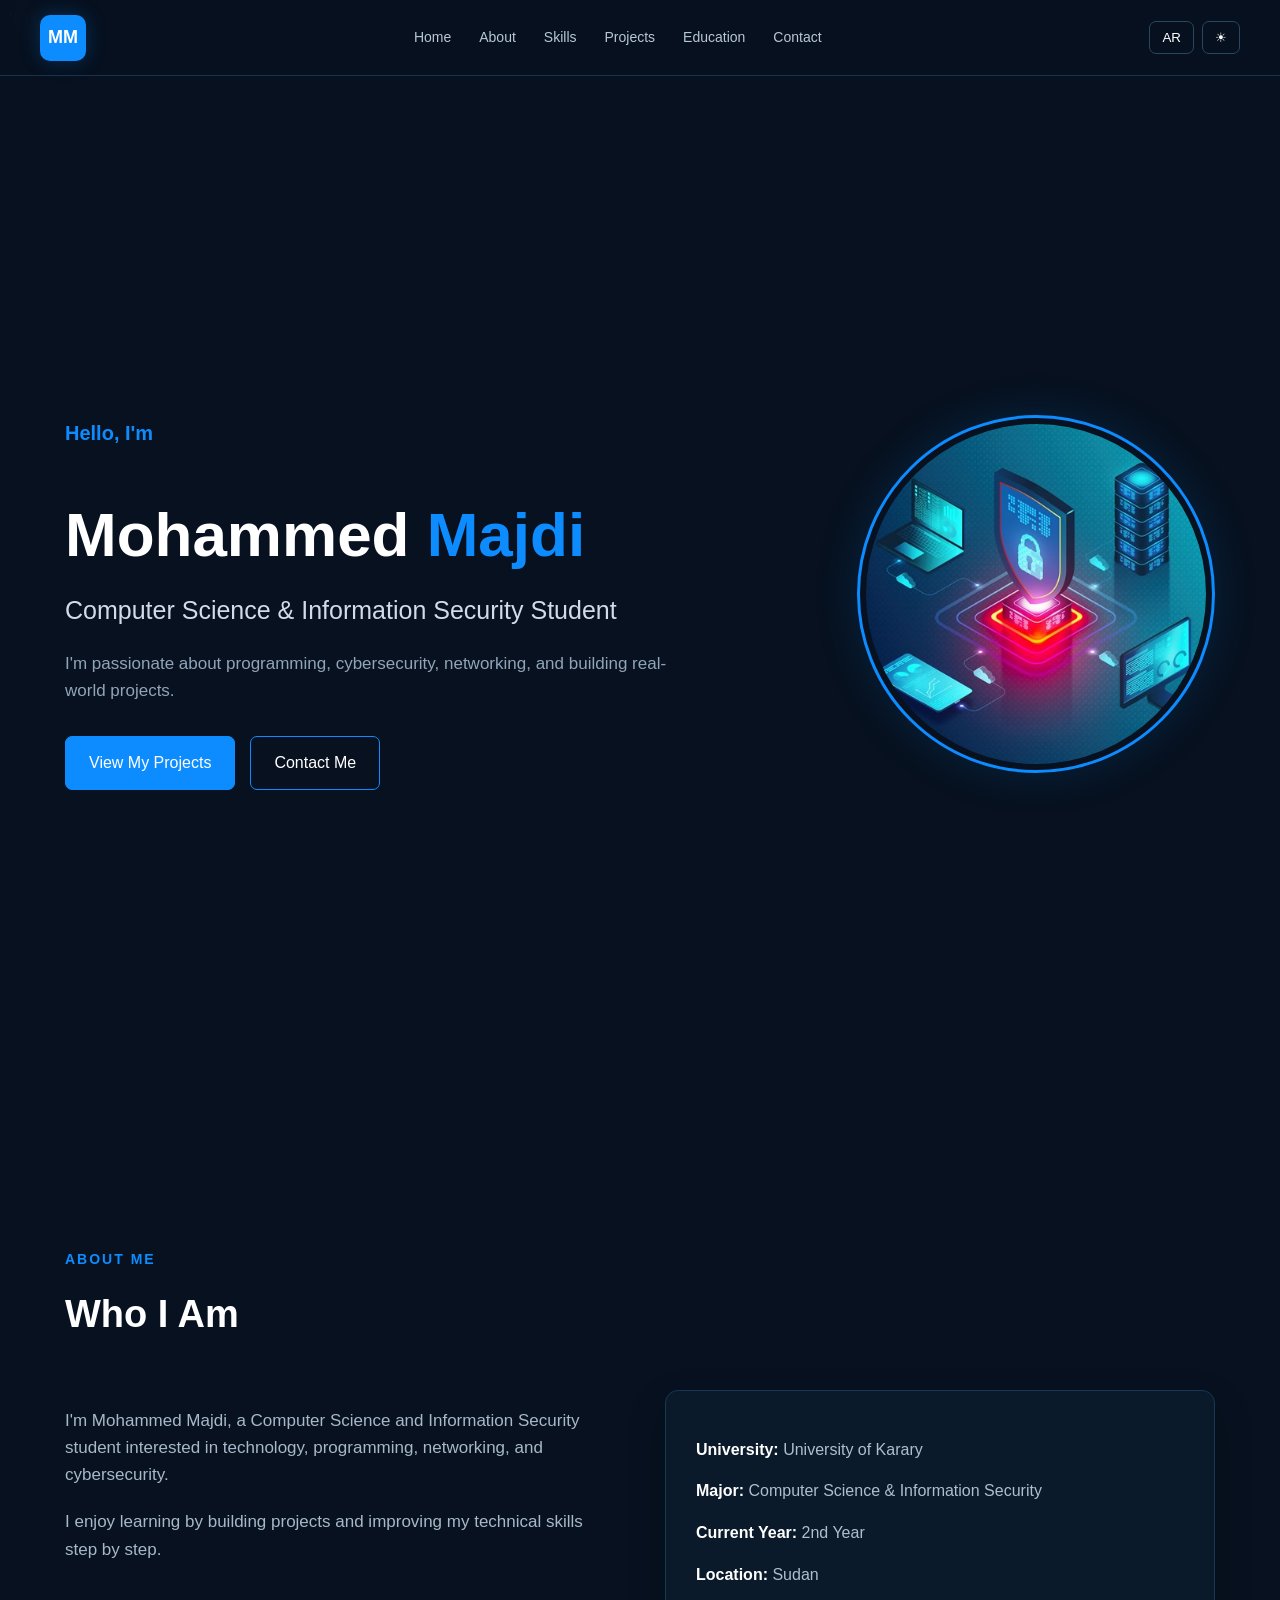
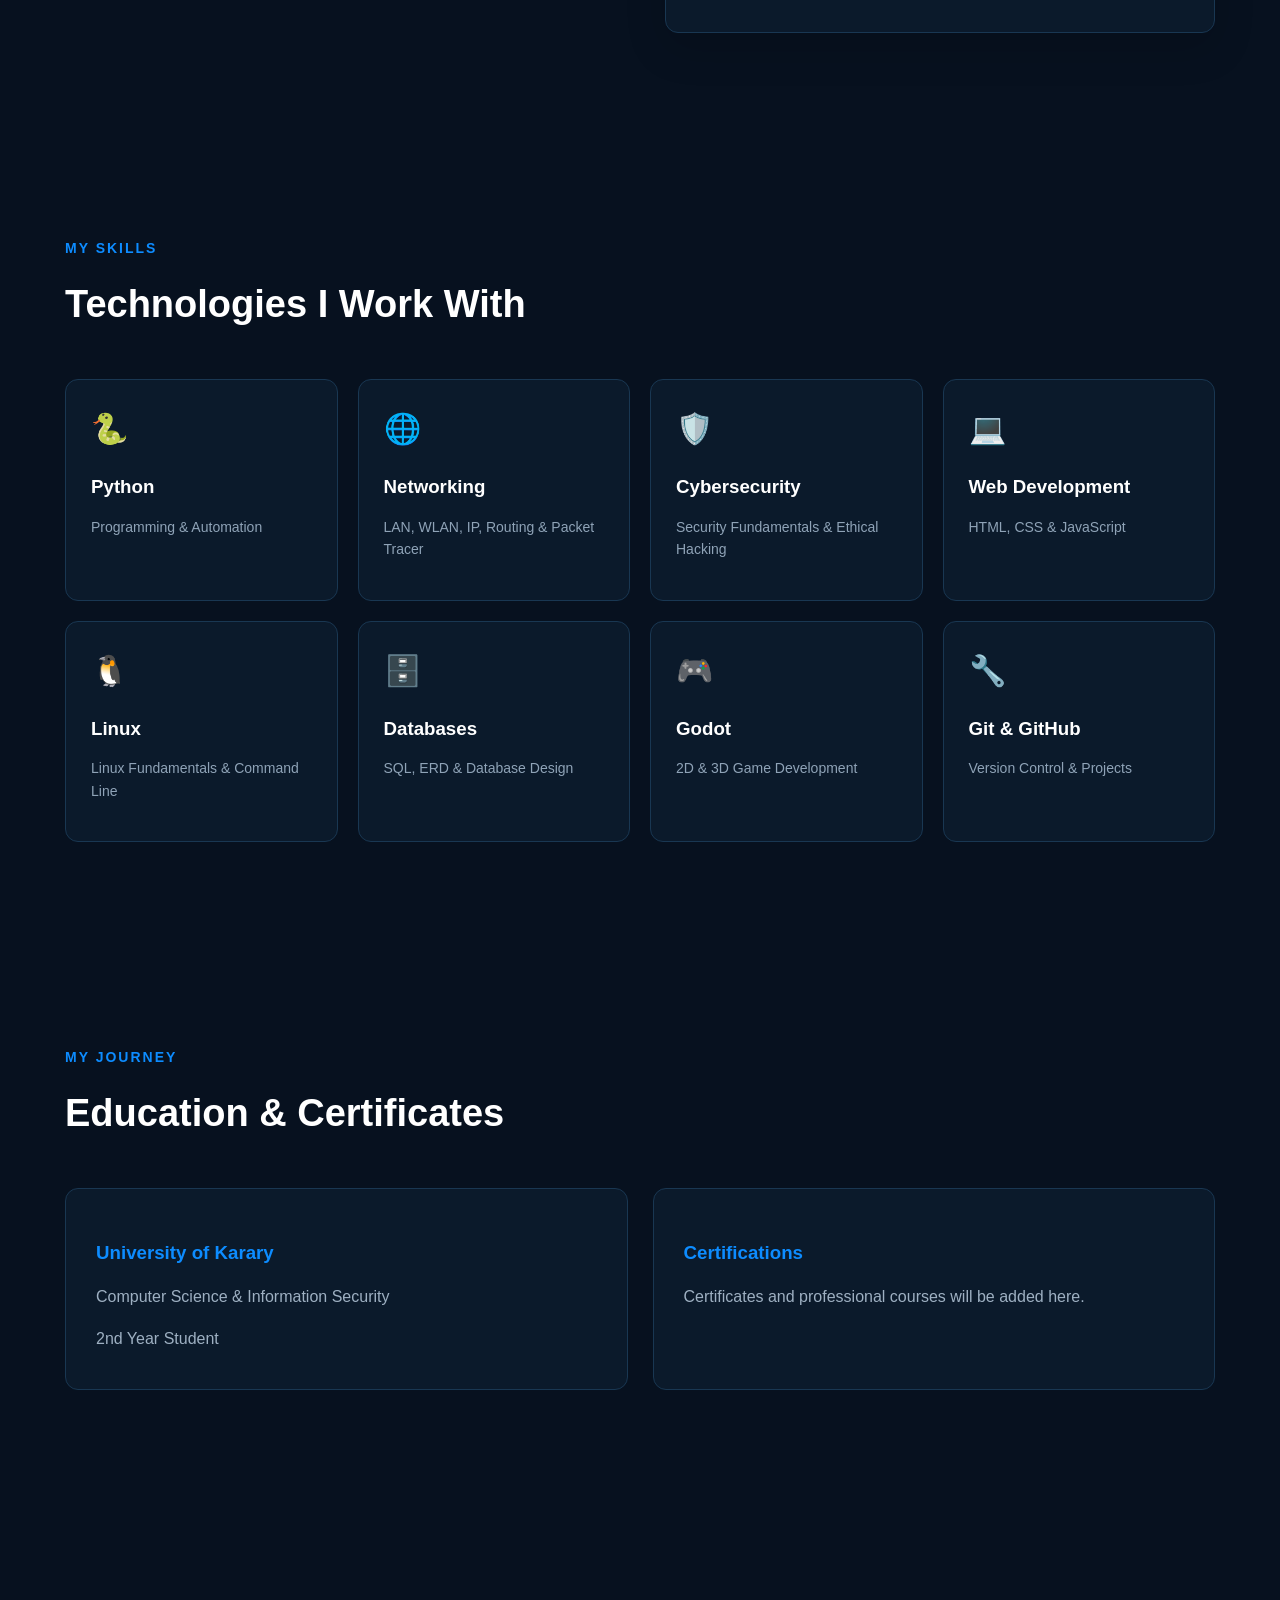
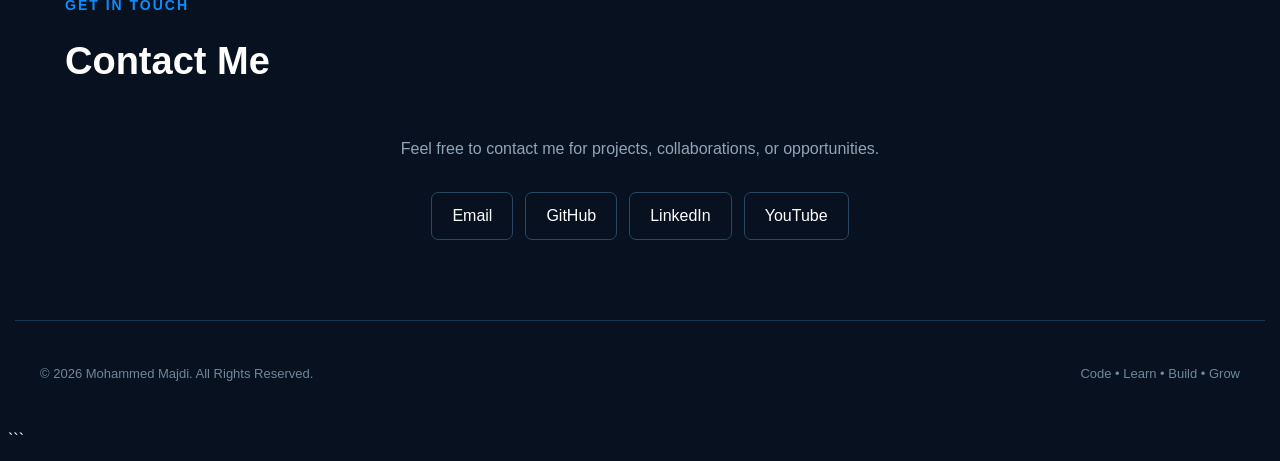
<file: index.html>
```html
<!DOCTYPE html>
<html lang="en">

<head>
    <meta charset="UTF-8">
    <meta name="viewport" content="width=device-width, initial-scale=1.0">

    <title>Mohammed Majdi | Portfolio</title>

    <meta name="description"
        content="Mohammed Majdi - Computer Science and Information Security Student">

    <link rel="stylesheet" href="style.css">
</head>

<body>

    <!-- Header -->

    <header>

        <nav>

            <a href="index.html" class="logo">
                MM
            </a>

            <div class="nav-links">

                <a href="index.html">Home</a>

                <a href="#about">About</a>

                <a href="#skills">Skills</a>

                <a href="projects.html">Projects</a>

                <a href="#education">Education</a>

                <a href="#contact">Contact</a>

            </div>

            <div class="nav-actions">

                <button id="language-btn">
                    AR
                </button>

                <button id="theme-btn">
                    ☀
                </button>
                <button id="menu-btn" class="menu-btn">
                   ☰
                </button>

            </div>

        </nav>

    </header>


    <!-- Main -->

    <main>


        <!-- Home -->

        <section id="home">

            <div class="hero-content">

                <p>
                    Hello, I'm
                </p>

                <h1>
                    Mohammed <span>Majdi</span>
                </h1>

                <h2>
                    Computer Science & Information Security Student
                </h2>

                <p>
                    I'm passionate about programming, cybersecurity,
                    networking, and building real-world projects.
                </p>

                <div class="hero-buttons">

                    <a href="projects.html">
                        View My Projects
                    </a>

                    <a href="#contact">
                        Contact Me
                    </a>

                </div>

            </div>


            <div class="hero-image">

                <img
                    src="imagesprofile.jpg"
                    alt="Mohammed Majdi">

            </div>

        </section>


        <!-- About -->

        <section id="about">

            <div class="section-title">

                <p>
                    About Me
                </p>

                <h2>
                    Who I Am
                </h2>

            </div>


            <div class="about-content">

                <div class="about-text">

                    <p>
                        I'm Mohammed Majdi, a Computer Science and
                        Information Security student interested in
                        technology, programming, networking, and
                        cybersecurity.
                    </p>

                    <p>
                        I enjoy learning by building projects and
                        improving my technical skills step by step.
                    </p>

                </div>


                <div class="about-info">

                    <p>
                        <strong>University:</strong>
                        University of Karary
                    </p>

                    <p>
                        <strong>Major:</strong>
                        Computer Science & Information Security
                    </p>

                    <p>
                        <strong>Current Year:</strong>
                        2nd Year
                    </p>

                    <p>
                        <strong>Location:</strong>
                        Sudan
                    </p>

                </div>

            </div>

        </section>


        <!-- Skills -->

        <section id="skills">

            <div class="section-title">

                <p>
                    My Skills
                </p>

                <h2>
                    Technologies I Work With
                </h2>

            </div>


            <div class="skills-container">


                <article class="skill-card">

                    <div class="skill-icon">
                        🐍
                    </div>

                    <h3>
                        Python
                    </h3>

                    <p>
                        Programming & Automation
                    </p>

                </article>


                <article class="skill-card">

                    <div class="skill-icon">
                        🌐
                    </div>

                    <h3>
                        Networking
                    </h3>

                    <p>
                        LAN, WLAN, IP, Routing & Packet Tracer
                    </p>

                </article>


                <article class="skill-card">

                    <div class="skill-icon">
                        🛡️
                    </div>

                    <h3>
                        Cybersecurity
                    </h3>

                    <p>
                        Security Fundamentals & Ethical Hacking
                    </p>

                </article>


                <article class="skill-card">

                    <div class="skill-icon">
                        💻
                    </div>

                    <h3>
                        Web Development
                    </h3>

                    <p>
                        HTML, CSS & JavaScript
                    </p>

                </article>


                <article class="skill-card">

                    <div class="skill-icon">
                        🐧
                    </div>

                    <h3>
                        Linux
                    </h3>

                    <p>
                        Linux Fundamentals & Command Line
                    </p>

                </article>


                <article class="skill-card">

                    <div class="skill-icon">
                        🗄️
                    </div>

                    <h3>
                        Databases
                    </h3>

                    <p>
                        SQL, ERD & Database Design
                    </p>

                </article>


                <article class="skill-card">

                    <div class="skill-icon">
                        🎮
                    </div>

                    <h3>
                        Godot
                    </h3>

                    <p>
                        2D & 3D Game Development
                    </p>

                </article>


                <article class="skill-card">

                    <div class="skill-icon">
                        🔧
                    </div>

                    <h3>
                        Git & GitHub
                    </h3>

                    <p>
                        Version Control & Projects
                    </p>

                </article>

            </div>

        </section>


        <!-- Education -->

        <section id="education">

            <div class="section-title">

                <p>
                    My Journey
                </p>

                <h2>
                    Education & Certificates
                </h2>

            </div>


            <div class="education-container">

                <article class="education-card">

                    <h3>
                        University of Karary
                    </h3>

                    <p>
                        Computer Science & Information Security
                    </p>

                    <p>
                        2nd Year Student
                    </p>

                </article>


                <article class="education-card">

                    <h3>
                        Certifications
                    </h3>

                    <p>
                        Certificates and professional courses
                        will be added here.
                    </p>

                </article>

            </div>

        </section>


        <!-- Contact -->

        <section id="contact">

            <div class="section-title">

                <p>
                    Get In Touch
                </p>

                <h2>
                    Contact Me
                </h2>

            </div>


            <div class="contact-content">

                <p>
                    Feel free to contact me for projects,
                    collaborations, or opportunities.
                </p>


                <div class="contact-links">

                    <a href="mailto:your-email@example.com">
                        Email
                    </a>

                    <a href="#" target="_blank">
                        GitHub
                    </a>

                    <a href="#" target="_blank">
                        LinkedIn
                    </a>

                    <a href="#" target="_blank">
                        YouTube
                    </a>

                </div>

            </div>

        </section>

    </main>


    <!-- Footer -->

    <footer>

        <p>
            © 2026 Mohammed Majdi. All Rights Reserved.
        </p>

        <p>
            Code • Learn • Build • Grow
        </p>

    </footer>


    <script src="script.js"></script>

</body>

</html>
```
</file>
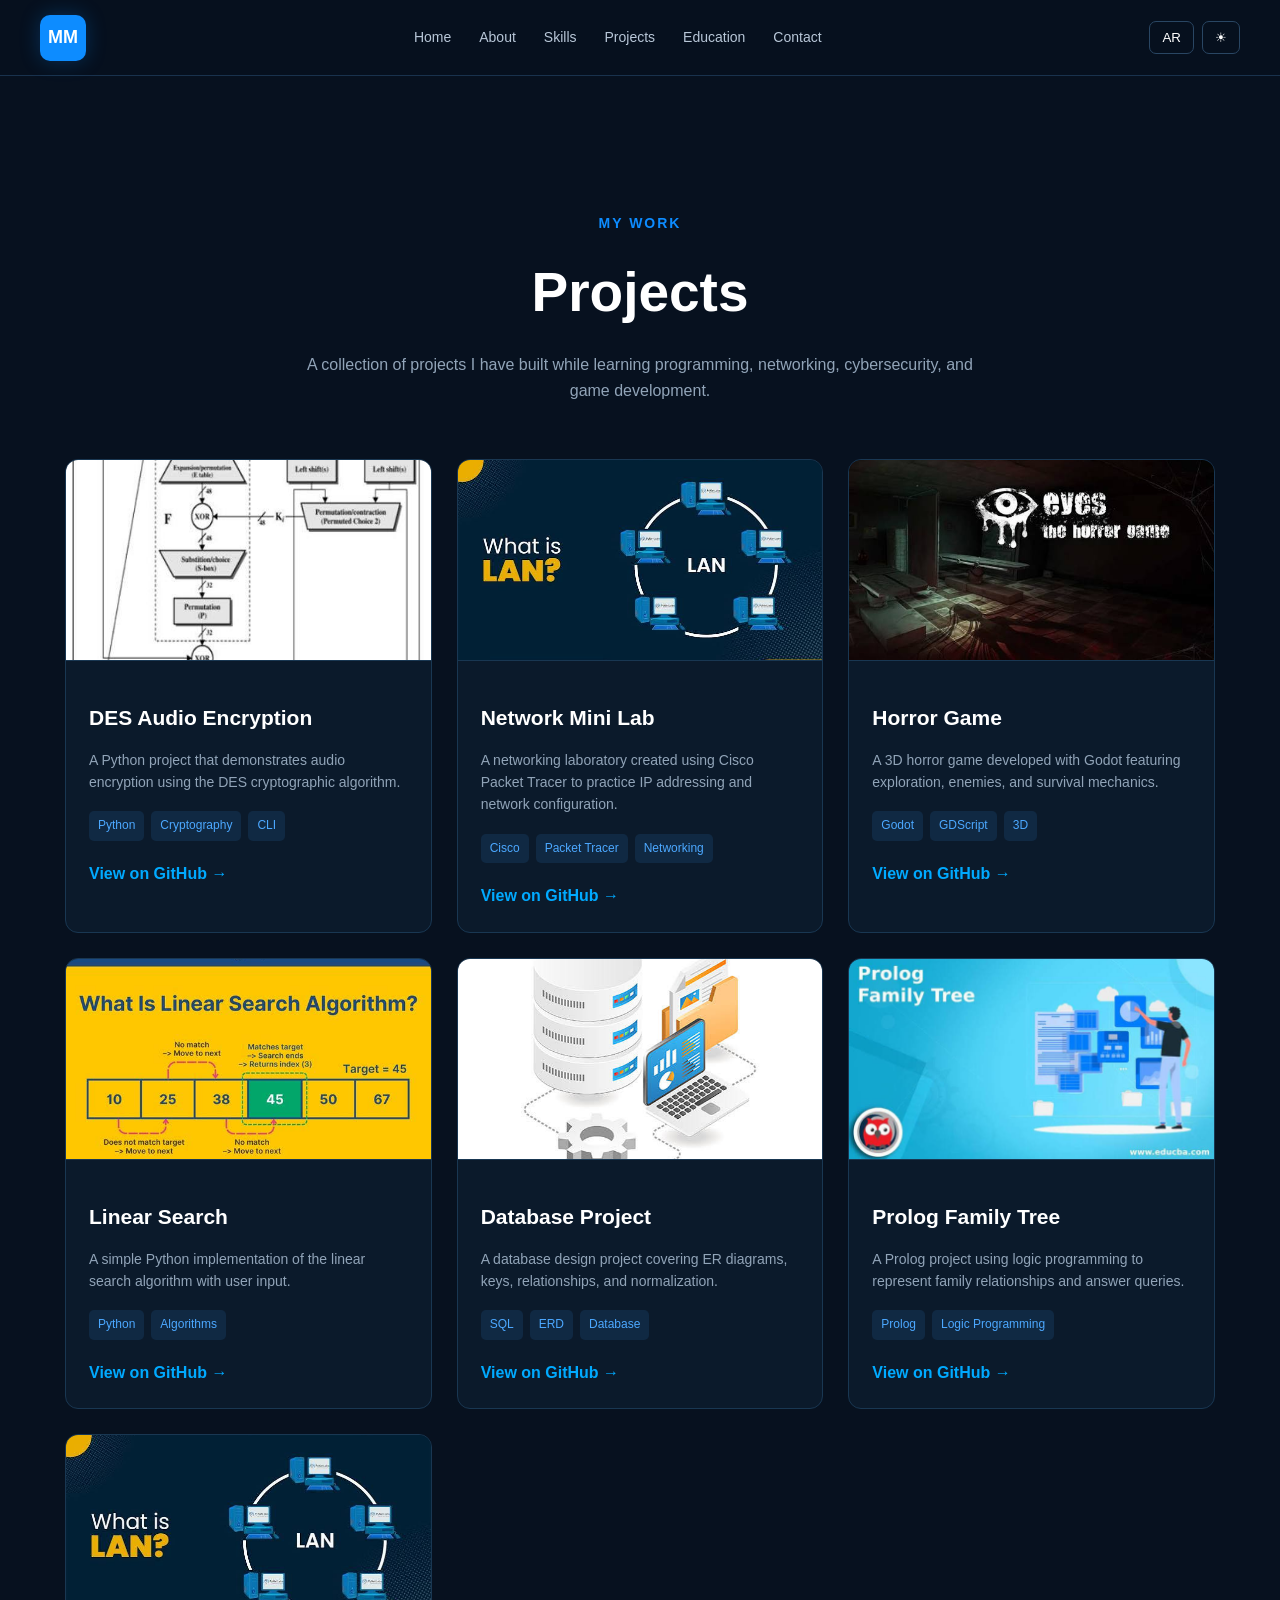
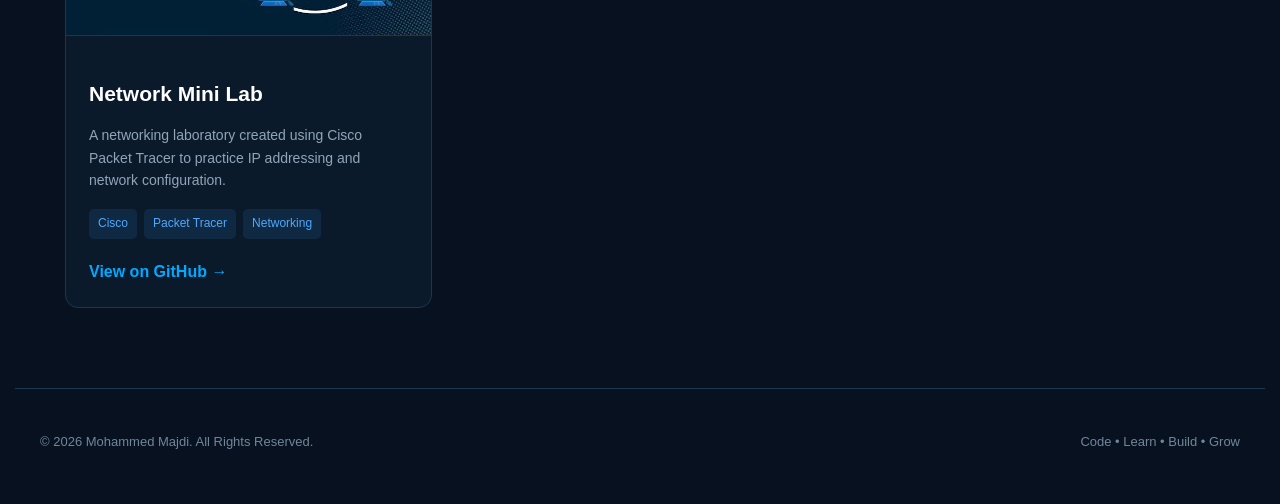
<file: projects.html>
<!DOCTYPE html>
<html lang="en">

<head>

    <meta charset="UTF-8">

    <meta name="viewport" content="width=device-width, initial-scale=1.0">

    <title>Projects | Mohammed Majdi</title>

    <meta name="description"
        content="Projects by Mohammed Majdi">

    <link rel="stylesheet" href="style.css">

</head>


<body>


    <!-- Header -->

    <header>

        <nav>

            <a href="index.html" class="logo">
                MM
            </a>


            <div class="nav-links">

                <a href="index.html">
                    Home
                </a>

                <a href="index.html#about">
                    About
                </a>

                <a href="index.html#skills">
                    Skills
                </a>

                <a href="projects.html">
                    Projects
                </a>

                <a href="index.html#education">
                    Education
                </a>

                <a href="index.html#contact">
                    Contact
                </a>

            </div>


            <div class="nav-actions">

                <button id="language-btn">
                    AR
                </button>

                <button id="theme-btn">
                    ☀
                </button>

                <button id="menu-btn" class="menu-btn">
                    ☰
                </button>

            </div>

        </nav>

    </header>



    <!-- Projects -->

    <main>

        <section id="projects-page">


            <div class="projects-header">

                <p>
                    My Work
                </p>

                <h1>
                    Projects
                </h1>

                <p>
                    A collection of projects I have built
                    while learning programming, networking,
                    cybersecurity, and game development.
                </p>

            </div>



            <div class="projects-container">



                <!-- Project 1 -->

                <a
                    href="https://github.com/YOUR_USERNAME/DES-Audio-Encryption"
                    target="_blank"
                    rel="noopener noreferrer"
                    class="project-card">

                    <img
                        src="des.jpg"
                        alt="DES Audio Encryption Project">


                    <div class="project-content">

                        <h2>
                            DES Audio Encryption
                        </h2>

                        <p>
                            A Python project that demonstrates
                            audio encryption using the DES
                            cryptographic algorithm.
                        </p>


                        <div class="project-tags">

                            <span>Python</span>

                            <span>Cryptography</span>

                            <span>CLI</span>

                        </div>


                        <div class="project-links">

                            <span>
                                View on GitHub →
                            </span>

                        </div>

                    </div>

                </a>




                <!-- Project 2 -->

                <a
                    href="https://github.com/M0hammedMajdi/LAN-Network"
                    target="_blank"
                    rel="noopener noreferrer"
                    class="project-card">

                    <img
                        src="lan.jpg"
                        alt="Network Mini Lab">


                    <div class="project-content">

                        <h2>
                            Network Mini Lab
                        </h2>

                        <p>
                            A networking laboratory created
                            using Cisco Packet Tracer to practice
                            IP addressing and network configuration.
                        </p>


                        <div class="project-tags">

                            <span>Cisco</span>

                            <span>Packet Tracer</span>

                            <span>Networking</span>

                        </div>


                        <div class="project-links">

                            <span>
                                View on GitHub →
                            </span>

                        </div>

                    </div>

                </a>




                <!-- Project 3 -->

                <a
                    href="https://github.com/YOUR_USERNAME/Horror-Game"
                    target="_blank"
                    rel="noopener noreferrer"
                    class="project-card">

                    <img
                        src="horror.jpg"
                        alt="Godot Horror Game">


                    <div class="project-content">

                        <h2>
                            Horror Game
                        </h2>

                        <p>
                            A 3D horror game developed with
                            Godot featuring exploration,
                            enemies, and survival mechanics.
                        </p>


                        <div class="project-tags">

                            <span>Godot</span>

                            <span>GDScript</span>

                            <span>3D</span>

                        </div>


                        <div class="project-links">

                            <span>
                                View on GitHub →
                            </span>

                        </div>

                    </div>

                </a>




                <!-- Project 4 -->

                <a
                    href="https://github.com/YOUR_USERNAME/Linear-Search"
                    target="_blank"
                    rel="noopener noreferrer"
                    class="project-card">

                    <img
                        src="linear-search.jpg"
                        alt="Python Linear Search">


                    <div class="project-content">

                        <h2>
                            Linear Search
                        </h2>

                        <p>
                            A simple Python implementation
                            of the linear search algorithm
                            with user input.
                        </p>


                        <div class="project-tags">

                            <span>Python</span>

                            <span>Algorithms</span>

                        </div>


                        <div class="project-links">

                            <span>
                                View on GitHub →
                            </span>

                        </div>

                    </div>

                </a>




                <!-- Project 5 -->

                <a
                    href="https://github.com/YOUR_USERNAME/Database-Project"
                    target="_blank"
                    rel="noopener noreferrer"
                    class="project-card">

                    <img
                        src="database.jpg"
                        alt="Database Project">


                    <div class="project-content">

                        <h2>
                            Database Project
                        </h2>

                        <p>
                            A database design project covering
                            ER diagrams, keys, relationships,
                            and normalization.
                        </p>


                        <div class="project-tags">

                            <span>SQL</span>

                            <span>ERD</span>

                            <span>Database</span>

                        </div>


                        <div class="project-links">

                            <span>
                                View on GitHub →
                            </span>

                        </div>

                    </div>

                </a>




                <!-- Project 6 -->

                <a
                    href="https://github.com/YOUR_USERNAME/Prolog-Family-Tree"
                    target="_blank"
                    rel="noopener noreferrer"
                    class="project-card">

                    <img
                        src="prolog.jpg"
                        alt="Prolog Family Tree">


                    <div class="project-content">

                        <h2>
                            Prolog Family Tree
                        </h2>

                        <p>
                            A Prolog project using logic
                            programming to represent family
                            relationships and answer queries.
                        </p>


                        <div class="project-tags">

                            <span>Prolog</span>

                            <span>Logic Programming</span>

                        </div>


                        <div class="project-links">

                            <span>
                                View on GitHub →
                            </span>

                        </div>

                    </div>

                </a>
                
                <!-- Project 7 -->

                <a
                    href="https://github.com/YOUR_USERNAME/Network-Mini-Lab"
                    target="_blank"
                    rel="noopener noreferrer"
                    class="project-card">

                    <img
                        src="lan.jpg"
                        alt="Network Mini Lab">


                    <div class="project-content">

                        <h2>
                            Network Mini Lab
                        </h2>

                        <p>
                            A networking laboratory created
                            using Cisco Packet Tracer to practice
                            IP addressing and network configuration.
                        </p>


                        <div class="project-tags">

                            <span>Cisco</span>

                            <span>Packet Tracer</span>

                            <span>Networking</span>

                        </div>


                        <div class="project-links">

                            <span>
                                View on GitHub →
                            </span>

                        </div>

                    </div>

                </a>






            </div>

        </section>

    </main>



    <!-- Footer -->

    <footer>

        <p>
            © 2026 Mohammed Majdi. All Rights Reserved.
        </p>

        <p>
            Code • Learn • Build • Grow
        </p>

    </footer>



    <script src="script.js"></script>

</body>

</html>
</file>
<file: style.css>
css
/* =========================
   RESET
========================= */

* {
    margin: 0;
    padding: 0;
    box-sizing: border-box;
}

html {
    scroll-behavior: smooth;
}

body {
    font-family: Arial, Helvetica, sans-serif;
    background: #07111f;
    color: #ffffff;
    line-height: 1.6;
}

a {
    text-decoration: none;
    color: inherit;
}

img {
    max-width: 100%;
    display: block;
}

button {
    font-family: inherit;
}


/* =========================
   HEADER
========================= */

header {
    position: fixed;
    top: 0;
    left: 0;
    width: 100%;
    z-index: 1000;

    background: rgba(7, 17, 31, 0.92);
    backdrop-filter: blur(12px);

    border-bottom: 1px solid #19324d;
}

nav {
    width: 100%;
    max-width: 1200px;
    height: 75px;

    margin: auto;
    padding: 0 25px;

    display: flex;
    align-items: center;
    justify-content: space-between;
}


/* Logo */

.logo {
    width: 46px;
    height: 46px;

    display: flex;
    align-items: center;
    justify-content: center;

    background: #0d8cff;
    border-radius: 10px;

    font-size: 18px;
    font-weight: bold;

    box-shadow: 0 0 20px rgba(13, 140, 255, 0.25);

    transition: 0.3s;
}

.logo:hover {
    transform: translateY(-2px);
    box-shadow: 0 0 30px rgba(13, 140, 255, 0.45);
}


/* Navigation */

.nav-links {
    display: flex;
    align-items: center;
    gap: 28px;
}

.nav-links a {
    position: relative;

    color: #b8c7d8;

    font-size: 14px;

    transition: 0.3s;
}

.nav-links a::after {
    content: "";

    position: absolute;

    left: 0;
    bottom: -7px;

    width: 0;
    height: 2px;

    background: #0d8cff;

    transition: 0.3s;
}

.nav-links a:hover {
    color: #ffffff;
}

.nav-links a:hover::after {
    width: 100%;
}


/* Header Buttons */

.nav-actions {
    display: flex;
    gap: 8px;
}

.nav-actions button {
    border: 1px solid #294663;

    background: transparent;
    color: #ffffff;

    padding: 8px 12px;

    border-radius: 7px;

    cursor: pointer;

    transition: 0.3s;
}

.nav-actions button:hover {
    background: #0d8cff;
    border-color: #0d8cff;
}


/* =========================
   MAIN
========================= */

main {
    width: 100%;
    max-width: 1200px;

    margin: auto;
}

section {
    padding: 110px 25px 80px;
}


/* =========================
   HOME
========================= */

#home {
    min-height: 100vh;

    display: flex;
    align-items: center;
    justify-content: space-between;

    gap: 60px;
}


/* Hero Text */

.hero-content {
    max-width: 680px;
}

.hero-content > p:first-child {
    color: #0d8cff;

    font-size: 20px;
    font-weight: bold;

    margin-bottom: 8px;
}

.hero-content h1 {
    font-size: 62px;
    line-height: 1.1;

    margin-bottom: 15px;
}

.hero-content h1 span {
    color: #0d8cff;
}

.hero-content h2 {
    color: #d0dce8;

    font-size: 25px;
    font-weight: normal;

    margin-bottom: 20px;
}

.hero-content > p {
    color: #91a4b8;

    font-size: 17px;

    max-width: 620px;
}


/* Hero Buttons */

.hero-buttons {
    display: flex;
    gap: 15px;

    margin-top: 32px;
}

.hero-buttons a {
    padding: 13px 23px;

    border-radius: 7px;

    border: 1px solid #0d8cff;

    transition: 0.3s;
}

.hero-buttons a:first-child {
    background: #0d8cff;
}

.hero-buttons a:hover {
    transform: translateY(-3px);

    box-shadow: 0 10px 30px rgba(13, 140, 255, 0.25);
}


/* Hero Image */

.hero-image {
    flex-shrink: 0;

    width: 340px;
    height: 340px;

    padding: 6px;

    border: 3px solid #0d8cff;

    border-radius: 50%;

    box-shadow: 0 0 45px rgba(13, 140, 255, 0.15);
}

.hero-image img {
    width: 100%;
    height: 100%;

    object-fit: cover;

    border-radius: 50%;
}


/* =========================
   SECTION TITLE
========================= */

.section-title {
    margin-bottom: 45px;
}

.section-title p {
    color: #0d8cff;

    font-size: 14px;
    font-weight: bold;

    text-transform: uppercase;

    letter-spacing: 2px;
}

.section-title h2 {
    font-size: 38px;

    margin-top: 5px;
}


/* =========================
   ABOUT
========================= */

.about-content {
    display: grid;

    grid-template-columns: 1fr 1fr;

    gap: 50px;
}

.about-text p {
    color: #a7b8c9;

    font-size: 17px;

    margin-bottom: 20px;
}

.about-info {
    background: #0b1a2b;

    border: 1px solid #193752;

    border-radius: 13px;

    padding: 30px;

    box-shadow: 0 15px 40px rgba(0, 0, 0, 0.15);
}

.about-info p {
    color: #aebed0;

    margin-bottom: 15px;
}

.about-info strong {
    color: #ffffff;
}


/* =========================
   SKILLS
========================= */

.skills-container {
    display: grid;

    grid-template-columns: repeat(4, 1fr);

    gap: 20px;
}

.skill-card {
    background: #0b1a2b;

    border: 1px solid #193752;

    border-radius: 13px;

    padding: 25px;

    transition: 0.3s;
}

.skill-card:hover {
    transform: translateY(-6px);

    border-color: #0d8cff;

    box-shadow: 0 15px 35px rgba(13, 140, 255, 0.08);
}

.skill-icon {
    font-size: 30px;

    margin-bottom: 15px;
}

.skill-card h3 {
    margin-bottom: 8px;
}

.skill-card p {
    color: #8fa3b7;

    font-size: 14px;
}


/* =========================
   PROJECTS
========================= */

.projects-header {
    padding-top: 80px;

    text-align: center;

    max-width: 700px;

    margin: 0 auto 55px;
}

.projects-header > p:first-child {
    color: #0d8cff;

    font-size: 14px;
    font-weight: bold;

    text-transform: uppercase;

    letter-spacing: 2px;
}

.projects-header h1 {
    font-size: 55px;

    margin: 8px 0 15px;
}

.projects-header p:last-child {
    color: #91a4b8;

    font-size: 16px;
}


/* Project Grid */

.projects-container {
    display: grid;

    grid-template-columns: repeat(3, 1fr);

    gap: 25px;
}


/* Project Card */

.project-card {
    overflow: hidden;

    background: #0b1a2b;

    border: 1px solid #193752;

    border-radius: 13px;

    transition: 0.3s;
}

.project-card:hover {
    transform: translateY(-7px);

    border-color: #0d8cff;

    box-shadow: 0 18px 45px rgba(13, 140, 255, 0.1);
}


/* Project Image */

.project-card > img {
    width: 100%;
    height: 200px;

    object-fit: cover;

    background: #101f31;

    border-bottom: 1px solid #193752;
}


/* Project Content */

.project-content {
    padding: 23px;
}

.project-content h2,
.project-content h3 {
    font-size: 21px;

    margin-bottom: 10px;
}

.project-content p {
    color: #91a4b8;

    font-size: 14px;

    margin-bottom: 18px;
}


/* Project Tags */

.project-tags {
    display: flex;

    flex-wrap: wrap;

    gap: 7px;

    margin-bottom: 20px;
}

.project-tags span {
    padding: 5px 9px;

    border-radius: 5px;

    background: #102943;

    color: #4ca8ff;

    font-size: 12px;
}


/* Project Links */

.project-links {
    display: flex;

    gap: 18px;
}

.project-links a {
    color: #0d8cff;

    font-size: 14px;

    transition: 0.3s;
}

.project-links a:hover {
    color: #ffffff;
}


/* =========================
   EDUCATION
========================= */

.education-container {
    display: grid;

    grid-template-columns: 1fr 1fr;

    gap: 25px;
}

.education-card {
    background: #0b1a2b;

    border: 1px solid #193752;

    border-radius: 13px;

    padding: 30px;
}

.education-card h3 {
    color: #0d8cff;

    margin-bottom: 12px;
}

.education-card p {
    color: #9eb0c2;

    margin-bottom: 8px;
}


/* =========================
   CONTACT
========================= */

.contact-content {
    max-width: 700px;

    margin: auto;

    text-align: center;
}

.contact-content > p {
    color: #91a4b8;

    margin-bottom: 30px;
}

.contact-links {
    display: flex;

    justify-content: center;

    flex-wrap: wrap;

    gap: 12px;
}

.contact-links a {
    padding: 10px 20px;

    border: 1px solid #294663;

    border-radius: 7px;

    transition: 0.3s;
}

.contact-links a:hover {
    background: #0d8cff;

    border-color: #0d8cff;

    transform: translateY(-2px);
}


/* =========================
   FOOTER
========================= */

footer {
    width: 100%;
    max-width: 1200px;

    margin: auto;

    padding: 30px 25px;

    border-top: 1px solid #193752;

    display: flex;

    justify-content: space-between;

    gap: 20px;

    color: #71869b;

    font-size: 13px;
}


/* =========================
   RESPONSIVE
========================= */

@media (max-width: 1000px) {

    .nav-links {
        gap: 15px;
    }

    .hero-content h1 {
        font-size: 50px;
    }

    .hero-image {
        width: 280px;
        height: 280px;
    }

    .skills-container {
        grid-template-columns: repeat(2, 1fr);
    }

    .projects-container {
        grid-template-columns: repeat(2, 1fr);
    }
}


/* =========================
   TABLET
========================= */

@media (max-width: 800px) {

    .nav-links {
        display: none;
    }

    #home {
        flex-direction: column;

        justify-content: center;

        text-align: center;
    }

    .hero-content > p {
        margin-left: auto;
        margin-right: auto;
    }

    .hero-buttons {
        justify-content: center;
    }

    .about-content {
        grid-template-columns: 1fr;
    }

    .education-container {
        grid-template-columns: 1fr;
    }
}


/* =========================
   MOBILE
========================= */

@media (max-width: 600px) {

    nav {
        padding: 0 18px;
    }

    section {
        padding-left: 18px;
        padding-right: 18px;
    }

    .hero-content h1 {
        font-size: 40px;
    }

    .hero-content h2 {
        font-size: 19px;
    }

    .hero-content > p {
        font-size: 15px;
    }

    .hero-image {
        width: 240px;
        height: 240px;
    }

    .hero-buttons {
        flex-direction: column;
    }

    .hero-buttons a {
        width: 100%;
    }

    .section-title h2 {
        font-size: 30px;
    }

    .skills-container {
        grid-template-columns: 1fr;
    }

    .projects-container {
        grid-template-columns: 1fr;
    }

    .projects-header h1 {
        font-size: 42px;
    }

    .project-card > img {
        height: 220px;
    }

    footer {
        flex-direction: column;

        text-align: center;
    }
}
/* =========================================
   LIGHT MODE
========================================= */

body.light-mode {
    background: #f5f7fa;
    color: #111827;
}


/* Header */

body.light-mode header {
    background: rgba(255, 255, 255, 0.92);
    border-bottom-color: #dce3ea;
}

body.light-mode .nav-links a {
    color: #4b5563;
}

body.light-mode .nav-links a:hover {
    color: #0d8cff;
}

body.light-mode .nav-actions button {
    color: #111827;
    border-color: #cbd5e1;
}


/* Hero */

body.light-mode .hero-content h2 {
    color: #374151;
}

body.light-mode .hero-content > p {
    color: #6b7280;
}


/* Section Titles */

body.light-mode .section-title h2 {
    color: #111827;
}


/* About */

body.light-mode .about-text p {
    color: #4b5563;
}

body.light-mode .about-info {
    background: #ffffff;
    border-color: #dce3ea;
    box-shadow: 0 10px 30px rgba(0, 0, 0, 0.06);
}

body.light-mode .about-info p {
    color: #4b5563;
}

body.light-mode .about-info strong {
    color: #111827;
}


/* Skills */

body.light-mode .skill-card {
    background: #ffffff;
    border-color: #dce3ea;
    box-shadow: 0 10px 30px rgba(0, 0, 0, 0.04);
}

body.light-mode .skill-card p {
    color: #6b7280;
}

body.light-mode .skill-card:hover {
    border-color: #0d8cff;
}


/* Education */

body.light-mode .education-card {
    background: #ffffff;
    border-color: #dce3ea;
}

body.light-mode .education-card p {
    color: #4b5563;
}


/* Projects */

body.light-mode .project-card {
    background: #ffffff;
    border-color: #dce3ea;
    box-shadow: 0 10px 30px rgba(0, 0, 0, 0.04);
}

body.light-mode .project-card:hover {
    border-color: #0d8cff;
}

body.light-mode .project-content p {
    color: #6b7280;
}

body.light-mode .project-tags span {
    background: #eaf4ff;
    color: #0876d1;
}


/* Projects Header */

body.light-mode .projects-header p:last-child {
    color: #6b7280;
}


/* Contact */

body.light-mode .contact-content > p {
    color: #6b7280;
}

body.light-mode .contact-links a {
    color: #374151;
    border-color: #cbd5e1;
}


/* Footer */

body.light-mode footer {
    color: #6b7280;
    border-top-color: #dce3ea;
}
/* =========================================
   MOBILE MENU
========================================= */

.menu-btn {
    display: none;

    border: 1px solid #294663;
    background: transparent;

    color: #ffffff;

    font-size: 24px;

    width: 42px;
    height: 42px;

    border-radius: 7px;

    cursor: pointer;

    transition: 0.3s;
}

.menu-btn:hover {
    background: #0d8cff;
    border-color: #0d8cff;
}


/* =========================================
   MOBILE NAVIGATION
========================================= */

@media (max-width: 800px) {

    nav {
        position: relative;
    }

    .menu-btn {
        display: flex;

        align-items: center;
        justify-content: center;
    }

    .nav-links {
        position: absolute;

        top: 75px;
        left: 18px;
        right: 18px;

        display: flex;
        flex-direction: column;

        gap: 0;

        padding: 10px;

        background: #0b1a2b;

        border: 1px solid #193752;

        border-radius: 12px;

        box-shadow: 0 15px 40px rgba(0, 0, 0, 0.3);

        opacity: 0;
        visibility: hidden;

        transform: translateY(-10px);

        transition: 0.3s;
    }

    .nav-links.active {
        opacity: 1;
        visibility: visible;

        transform: translateY(0);
    }

    .nav-links a {
        width: 100%;

        padding: 13px 15px;

        border-radius: 7px;
    }

    .nav-links a:hover {
        background: #102943;
    }

    .nav-links a::after {
        display: none;
    }

    .nav-actions {
        margin-left: auto;
        margin-right: 10px;
    }
}


/* =========================================
   LIGHT MODE MOBILE MENU
========================================= */

body.light-mode .nav-links {
    background: #ffffff;

    border-color: #dce3ea;

    box-shadow: 0 15px 40px rgba(0, 0, 0, 0.1);
}

body.light-mode .nav-links a {
    color: #374151;
}

body.light-mode .nav-links a:hover {
    background: #eef6ff;
}

body.light-mode .menu-btn {
    color: #111827;

    border-color: #cbd5e1;
}
.project-card {
    display: block;
    text-decoration: none;
    color: inherit;
    cursor: pointer;
    transition: 0.3s ease;
}

.project-card:hover {
    transform: translateY(-8px);
}

.project-card .project-links span {
    color: #00aaff;
    font-weight: 600;
}
</file>
